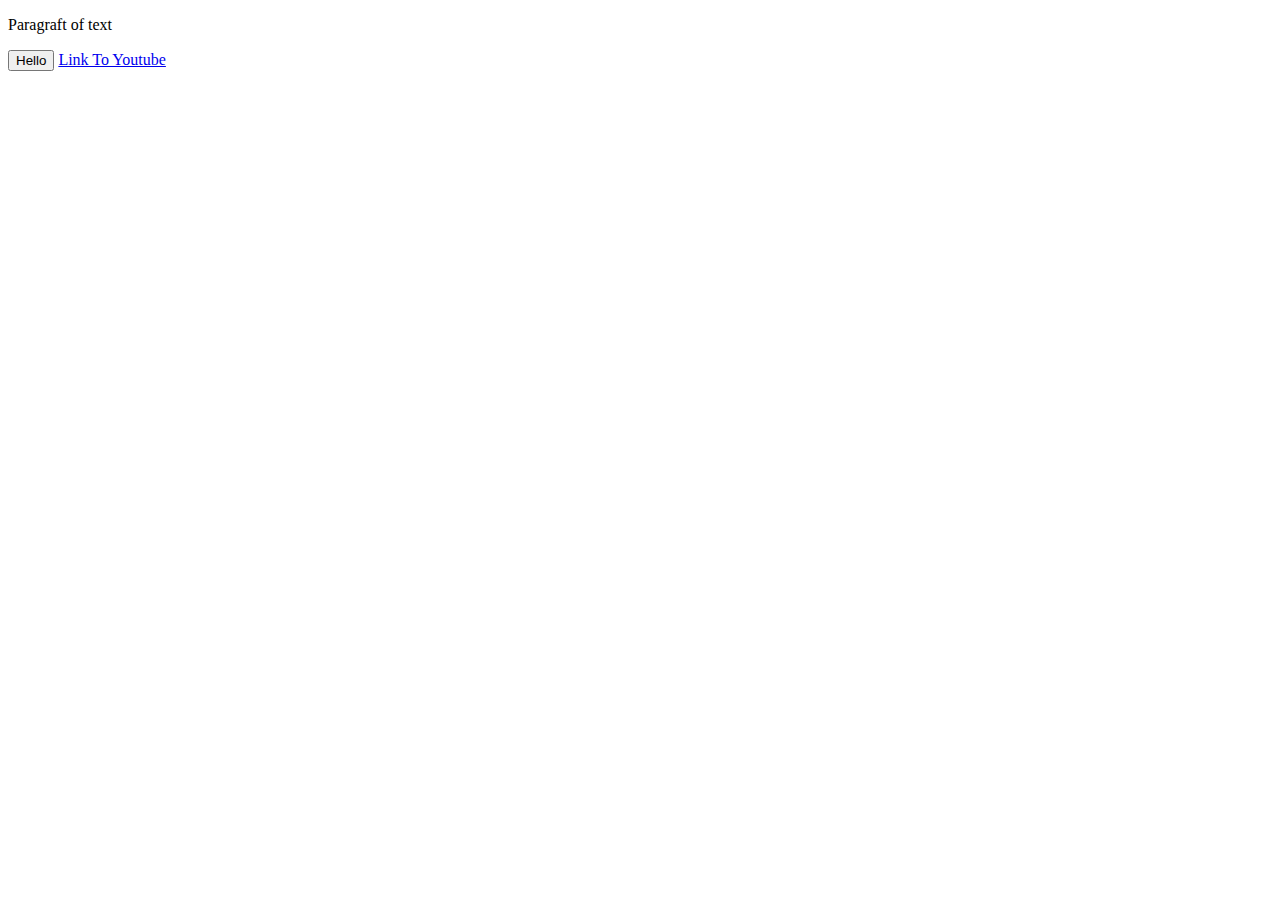
<file: intro-to-html/index.html>
<!DOCTYPE html>
<html>
  <head>
    <title>
      First Website
    </title>
  </head>
  <body>
    <p>
      Paragraft of text
    </p>
    <button>
      Hello
    </button>
    
    <a href="https://www.youtube.com/" target="_blank">
      Link To Youtube
    </a>
  </body>
</html>
</file>
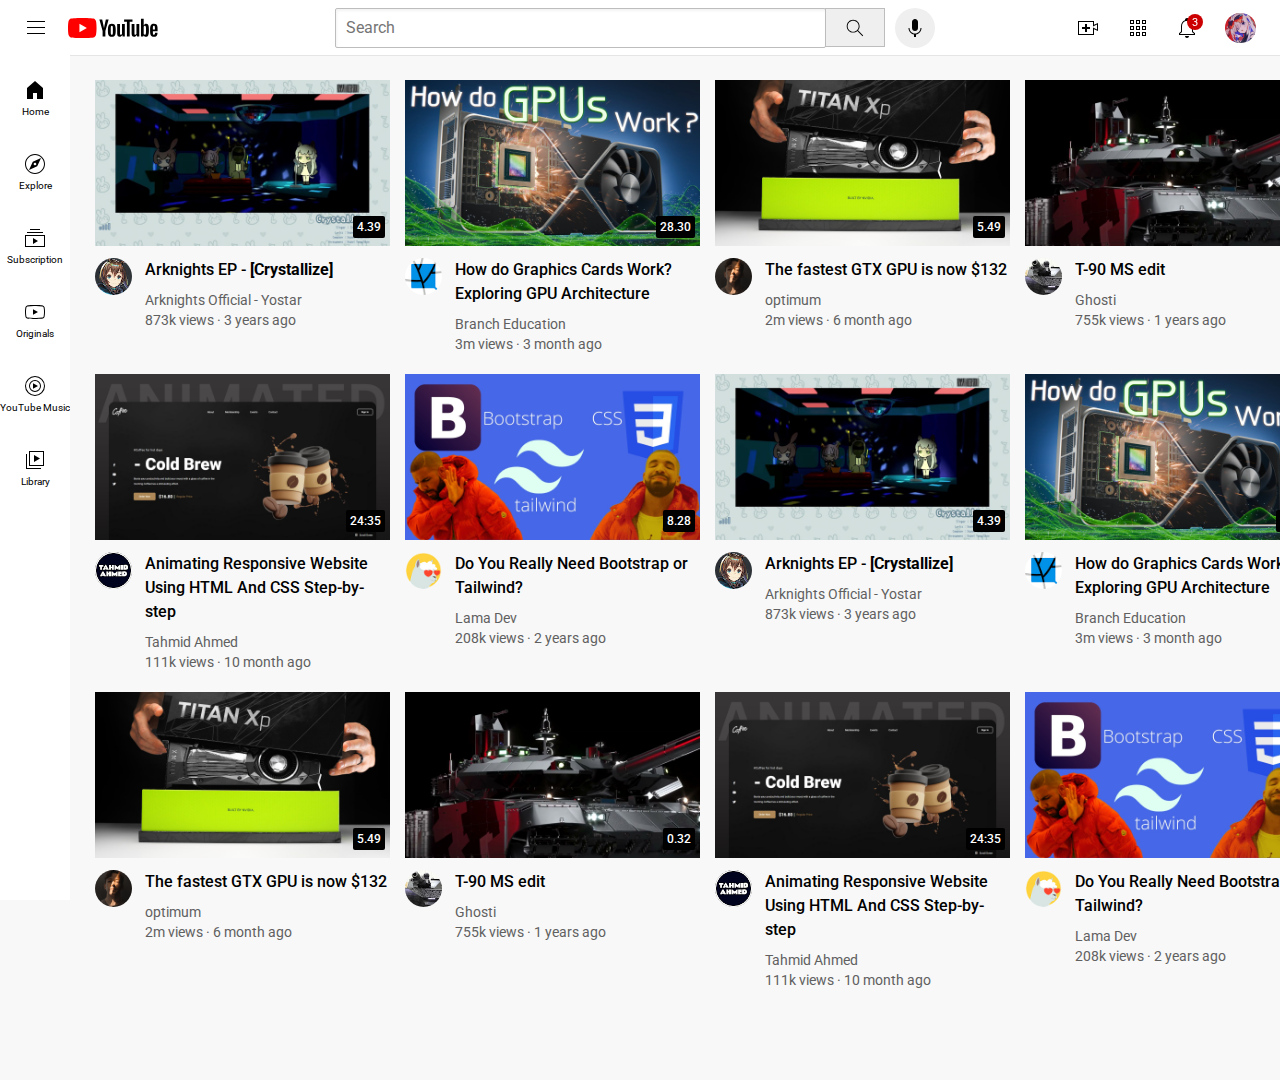
<file: youtube.html>
<!DOCTYPE html>
<html lang="en">
<head>
    <meta charset="UTF-8">
    <meta name="viewport" content="width=device-width, initial-scale=1.0">
    <title>YouTube.com clone</title>
    <link rel="preconnect" href="https://fonts.googleapis.com">
    <link rel="preconnect" href="https://fonts.gstatic.com" crossorigin>
    <link href="https://fonts.googleapis.com/css2?family=Roboto:ital,wght@0,100..900;1,100..900&display=swap" rel="stylesheet">
    <link rel="stylesheet" href="styles/general.css">
    <link rel="stylesheet" href="styles/header.css">
    <link rel="stylesheet" href="styles/video.css">
    <link rel="stylesheet" href="styles/sidebar.css">
</head>
<body>
    <header class="header">
        <div class="left-section">
            <img class="hamburger-menu" src="icons/hamburger-menu.svg" alt="bar">
            <img class="youtube-logo" src="icons/youtube-logo.svg" alt="logo">
        </div>
        <div class="middle-section">
            <input class="search-bar" type="text" placeholder="Search">
            <button class="search-button">
                <img src="icons/search.svg" alt="search">
                <div class="tooltip">Search</div>
            </button>
            <button class="voice-search-button">
                <img class="voice-icon" src="icons/voice-search-icon.svg" alt="voice">
                <div class="tooltip">Search with your voice</div>
            </button>
        </div>
        <div class="rights-section">
            <div class="upload-icon-container">
                <img class="upload-icon" src="icons/upload.svg" alt="upload">
                <div class="tooltip">Create</div>
            </div>
            <div class="youtube-app-icon-container">
                <img class="youtube-app-icon" src="icons/youtube-apps.svg" alt="app">
                <div class="tooltip">YouTube apps</div>
            </div>
            <div class="notifications-icon-container">
                <img class="notifications-icon" src="icons/notifications.svg" alt="notifications">
                <div class="notifications-count">
                    3
                </div>
                <div class="tooltip">notifications</div>
            </div>
            <img class="channel-icon" src="channel-picture/Profil.jpg" alt="profil">
        </div>
    </header>

    <nav class="sidebar">
        <div class="sidebar-link">
            <img src="icons/home.svg" alt="home">
            <div>Home</div>
        </div>
        <div class="sidebar-link">
            <img src="icons/explore.svg" alt="">
            <div>Explore</div>
        </div>
        <div class="sidebar-link">
            <img src="icons/subscriptions.svg" alt="">
            <div>Subscription</div>
        </div>
        <div class="sidebar-link">
            <img src="icons/originals.svg" alt="">
            <div>Originals</div>
        </div>
        <div class="sidebar-link">
            <img src="icons/youtube-music.svg" alt="">
            <div>YouTube Music</div>
        </div>
        <div class="sidebar-link">
            <img src="icons/library.svg" alt="">
            <div>Library</div>
        </div>
    </nav>

    <main class="video-grid">
        <div class="video-preview">
            <div class="thumbnail-row">
                <a href="https://youtu.be/2b1BiBSLCqg?si=_GGFRBuSHH8obUsU">
                    <img class="thumbnail" src="thumbnails/thumbnails-1.jpg">
                </a>
                <div class="video-time">
                    4.39
                </div>
            </div>
            <div class="video-info-grid">
                <div class="channel-picture">
                    <a href="https://www.youtube.com/@ArknightsOfficialYostar">
                        <img class="profile-picture" src="channel-picture/profile-picture.jpg">
                    </a>
                    <div class="preview-container">
                        <img class="channel-preview" src="channel-picture/profile-picture.jpg">
                        <div class="text-box">
                            <p class="channel-name">
                                ArknightsOfficialYostar
                            </p>
                            <p class="subsriber-count">
                                323k subscriber
                            </p>
                        </div>
                    </div>
                </div>
                    </a>
                <div class="video-info">
                    <a href="https://www.youtube.com/@ArknightsOfficialYostar">
                        <p class="video-title">
                            Arknights EP - <strong>[Crystallize]</strong>
                        </p>
                    </a>
                    <a href="https://www.youtube.com/@ArknightsOfficialYostar">
                        <p class="video-author">
                            Arknights Official - Yostar
                        </p>
                    </a>
                    <p class="video-stats">
                        873k views &#183 3 years ago
                    </p>
                </div>
            </div>
        </div>
    
        <div class="video-preview">
            <div class="thumbnail-row">
                <a href="https://youtu.be/h9Z4oGN89MU?si=2f6ErgpKmrNe_6ik">
                    <img class="thumbnail" src="thumbnails/thumbnails-2.jpg">
                </a>
                <div class="video-time">
                    28.30
                </div>
            </div>
            <div class="video-info-grid">
                <div class="channel-picture">
                    <a href="https://www.youtube.com/@BranchEducation"><img class="profile-picture" src="channel-picture/profile-picture2.jpg">
                    </a>
                    <div class="preview-container">
                        <img class="channel-preview" src="channel-picture/profile-picture2.jpg">
                        <div class="text-box">
                            <p class="channel-name">
                                Branch Education
                            </p>
                            <p class="subsriber-count">
                                2.2 milion subsriber
                            </p>
                        </div>
                    </div>
                </div>
                <div class="video-info">
                    <a href="https://youtu.be/h9Z4oGN89MU?si=2f6ErgpKmrNe_6ik">
                        <p class="video-title">
                            How do Graphics Cards Work? Exploring GPU Architecture
                        </p>
                    </a>
                    <a href="https://www.youtube.com/@BranchEducation">
                        <p class="video-author">
                            Branch Education
                        </p>
                    </a>
                    <p class="video-stats">
                        3m views &#183 3 month ago
                    </p>
                </div>
            </div>
        </div>
    
        <div class="video-preview">
            <div class="thumbnail-row">
                <a href="https://youtu.be/tsAudpIsO4k?si=SD3lsC-Lisv0vyX-">
                    <img class="thumbnail" src="thumbnails/thumbnails-3.jpg">
                </a>
                <div class="video-time">
                    5.49
                </div>
            </div>
            <div class="video-info-grid">
                <div class="channel-picture">
                    <a href="https://www.youtube.com/@optimumtech">
                        <img class="profile-picture" src="channel-picture/profile-picture3.jpg">
                    </a>
                </div>
                <div class="video-info">
                    <a href="https://youtu.be/tsAudpIsO4k?si=SD3lsC-Lisv0vyX-">
                        <p class="video-title">
                            The fastest GTX GPU is now $132
                        </p>
                    </a>
                    <a href="https://www.youtube.com/@optimumtech">
                        <p class="video-author">
                            optimum
                        </p>
                    </a>
                    <p class="video-stats">
                        2m views &#183 6 month ago 
                    </p>
                </div>
            </div>
        </div>
    
        <div class="video-preview">
            <div class="thumbnail-row">
                <a href="https://youtu.be/LvYf6E8llEs?si=_L8MKpzpjmh1XfpT">
                    <img class="thumbnail" src="thumbnails/thumbnails-4.jpg">
                </a>
                <div class="video-time">
                    0.32
                </div>
            </div>
            <div class="video-info-grid">
                <div class="channel-picture">
                    <a href="https://www.youtube.com/@ghost_tank">
                        <img class="profile-picture" src="channel-picture/profile-picture4.jpg">
                    </a>
                </div>
                <div class="video-info">
                    <a href="https://youtu.be/LvYf6E8llEs?si=_L8MKpzpjmh1XfpT">
                        <p class="video-title">
                            T-90 MS edit
                        </p>
                    </a>
                    <a href="https://www.youtube.com/@ghost_tank">
                        <p class="video-author">
                            Ghosti
                        </p>
                    </a>    
                    <p class="video-stats">
                        755k views &#183 1 years ago
                    </p>
                </div>
            </div>
        </div>
    
        <div class="video-preview">
            <div class="thumbnail-row">
                <a href="https://youtu.be/EU2xgn350EM?si=_shNV2gCJh6w4N73">
                    <img class="thumbnail" src="thumbnails/thumbnails-5.jpg">
                </a>
                <div class="video-time">
                    24:35
                </div>
            </div>
            <div class="video-info-grid">
                <div class="channel-picture">
                    <a href="https://www.youtube.com/@tahmidahmed-yt">
                        <img class="profile-picture" src="channel-picture/profile-picture5jpg.jpg">
                    </a>
                </div>
                <div class="video-info">
                    <a href="https://youtu.be/EU2xgn350EM?si=_shNV2gCJh6w4N73">
                        <p class="video-title">
                            Animating Responsive Website Using HTML And CSS Step-by-step
                        </p>
                    </a>
                    <a href="https://www.youtube.com/@tahmidahmed-yt">
                        <p class="video-author">
                            Tahmid Ahmed
                        </p>
                    </a>
                    <p class="video-stats">
                        111k views &#183 10 month ago
                    </p>
                </div>
            </div>
        </div>
    
        <div class="video-preview">
            <div class="thumbnail-row">
                <a href="https://youtu.be/omWmWu1XO8U?si=DQAFv47fCyIHg6O5">
                    <img class="thumbnail" src="thumbnails/thumbnails-6.jpg">
                </a>
                <div class="video-time">
                    8.28
                </div>
            </div>
            <div class="video-info-grid">
                <div class="channel-picture">
                    <a href="https://www.youtube.com/@LamaDev">
                        <img class="profile-picture" src="channel-picture/profile-picture6.jpg">
                    </a>
                </div>
                <div class="video-info">
                    <a href="https://youtu.be/omWmWu1XO8U?si=DQAFv47fCyIHg6O5">
                        <p class="video-title">
                            Do You Really Need Bootstrap or Tailwind?
                        </p>
                    </a>
                    <a href="https://www.youtube.com/@LamaDev">
                        <p class="video-author">
                            Lama Dev
                        </p>
                    </a>
                    <p class="video-stats">
                        208k views &#183 2 years ago
                    </p>
                </div>
            </div>
        </div>

        <div class="video-preview">
            <div class="thumbnail-row">
                <a href="https://youtu.be/2b1BiBSLCqg?si=_GGFRBuSHH8obUsU">
                    <img class="thumbnail" src="thumbnails/thumbnails-1.jpg">
                </a>
                <div class="video-time">
                    4.39
                </div>
            </div>
            <div class="video-info-grid">
                <div class="channel-picture">
                    <a href="https://www.youtube.com/@ArknightsOfficialYostar">
                        <img class="profile-picture" src="channel-picture/profile-picture.jpg">
                    </a>
                    <div class="preview-container">
                        <img class="channel-preview" src="channel-picture/profile-picture.jpg">
                        <div class="text-box">
                            <p class="channel-name">
                                ArknightsOfficialYostar
                            </p>
                            <p class="subsriber-count">
                                323k subscriber
                            </p>
                        </div>
                    </div>
                </div>
                    </a>
                <div class="video-info">
                    <a href="https://www.youtube.com/@ArknightsOfficialYostar">
                        <p class="video-title">
                            Arknights EP - <strong>[Crystallize]</strong>
                        </p>
                    </a>
                    <a href="https://www.youtube.com/@ArknightsOfficialYostar">
                        <p class="video-author">
                            Arknights Official - Yostar
                        </p>
                    </a>
                    <p class="video-stats">
                        873k views &#183 3 years ago
                    </p>
                </div>
            </div>
        </div>
    
        <div class="video-preview">
            <div class="thumbnail-row">
                <a href="https://youtu.be/h9Z4oGN89MU?si=2f6ErgpKmrNe_6ik">
                    <img class="thumbnail" src="thumbnails/thumbnails-2.jpg">
                </a>
                <div class="video-time">
                    28.30
                </div>
            </div>
            <div class="video-info-grid">
                <div class="channel-picture">
                    <a href="https://www.youtube.com/@BranchEducation"><img class="profile-picture" src="channel-picture/profile-picture2.jpg">
                    </a>
                    <div class="preview-container">
                        <img class="channel-preview" src="channel-picture/profile-picture2.jpg">
                        <div class="text-box">
                            <p class="channel-name">
                                Branch Education
                            </p>
                            <p class="subsriber-count">
                                2.2 milion subsriber
                            </p>
                        </div>
                    </div>
                </div>
                <div class="video-info">
                    <a href="https://youtu.be/h9Z4oGN89MU?si=2f6ErgpKmrNe_6ik">
                        <p class="video-title">
                            How do Graphics Cards Work? Exploring GPU Architecture
                        </p>
                    </a>
                    <a href="https://www.youtube.com/@BranchEducation">
                        <p class="video-author">
                            Branch Education
                        </p>
                    </a>
                    <p class="video-stats">
                        3m views &#183 3 month ago
                    </p>
                </div>
            </div>
        </div>
    
        <div class="video-preview">
            <div class="thumbnail-row">
                <a href="https://youtu.be/tsAudpIsO4k?si=SD3lsC-Lisv0vyX-">
                    <img class="thumbnail" src="thumbnails/thumbnails-3.jpg">
                </a>
                <div class="video-time">
                    5.49
                </div>
            </div>
            <div class="video-info-grid">
                <div class="channel-picture">
                    <a href="https://www.youtube.com/@optimumtech">
                        <img class="profile-picture" src="channel-picture/profile-picture3.jpg">
                    </a>
                </div>
                <div class="video-info">
                    <a href="https://youtu.be/tsAudpIsO4k?si=SD3lsC-Lisv0vyX-">
                        <p class="video-title">
                            The fastest GTX GPU is now $132
                        </p>
                    </a>
                    <a href="https://www.youtube.com/@optimumtech">
                        <p class="video-author">
                            optimum
                        </p>
                    </a>
                    <p class="video-stats">
                        2m views &#183 6 month ago 
                    </p>
                </div>
            </div>
        </div>
    
        <div class="video-preview">
            <div class="thumbnail-row">
                <a href="https://youtu.be/LvYf6E8llEs?si=_L8MKpzpjmh1XfpT">
                    <img class="thumbnail" src="thumbnails/thumbnails-4.jpg">
                </a>
                <div class="video-time">
                    0.32
                </div>
            </div>
            <div class="video-info-grid">
                <div class="channel-picture">
                    <a href="https://www.youtube.com/@ghost_tank">
                        <img class="profile-picture" src="channel-picture/profile-picture4.jpg">
                    </a>
                </div>
                <div class="video-info">
                    <a href="https://youtu.be/LvYf6E8llEs?si=_L8MKpzpjmh1XfpT">
                        <p class="video-title">
                            T-90 MS edit
                        </p>
                    </a>
                    <a href="https://www.youtube.com/@ghost_tank">
                        <p class="video-author">
                            Ghosti
                        </p>
                    </a>    
                    <p class="video-stats">
                        755k views &#183 1 years ago
                    </p>
                </div>
            </div>
        </div>
    
        <div class="video-preview">
            <div class="thumbnail-row">
                <a href="https://youtu.be/EU2xgn350EM?si=_shNV2gCJh6w4N73">
                    <img class="thumbnail" src="thumbnails/thumbnails-5.jpg">
                </a>
                <div class="video-time">
                    24:35
                </div>
            </div>
            <div class="video-info-grid">
                <div class="channel-picture">
                    <a href="https://www.youtube.com/@tahmidahmed-yt">
                        <img class="profile-picture" src="channel-picture/profile-picture5jpg.jpg">
                    </a>
                </div>
                <div class="video-info">
                    <a href="https://youtu.be/EU2xgn350EM?si=_shNV2gCJh6w4N73">
                        <p class="video-title">
                            Animating Responsive Website Using HTML And CSS Step-by-step
                        </p>
                    </a>
                    <a href="https://www.youtube.com/@tahmidahmed-yt">
                        <p class="video-author">
                            Tahmid Ahmed
                        </p>
                    </a>
                    <p class="video-stats">
                        111k views &#183 10 month ago
                    </p>
                </div>
            </div>
        </div>
    
        <div class="video-preview">
            <div class="thumbnail-row">
                <a href="https://youtu.be/omWmWu1XO8U?si=DQAFv47fCyIHg6O5">
                    <img class="thumbnail" src="thumbnails/thumbnails-6.jpg">
                </a>
                <div class="video-time">
                    8.28
                </div>
            </div>
            <div class="video-info-grid">
                <div class="channel-picture">
                    <a href="https://www.youtube.com/@LamaDev">
                        <img class="profile-picture" src="channel-picture/profile-picture6.jpg">
                    </a>
                </div>
                <div class="video-info">
                    <a href="https://youtu.be/omWmWu1XO8U?si=DQAFv47fCyIHg6O5">
                        <p class="video-title">
                            Do You Really Need Bootstrap or Tailwind?
                        </p>
                    </a>
                    <a href="https://www.youtube.com/@LamaDev">
                        <p class="video-author">
                            Lama Dev
                        </p>
                    </a>
                    <p class="video-stats">
                        208k views &#183 2 years ago
                    </p>
                </div>
            </div>
        </div>
    </div>
</body>
</file>
<file: styles/general.css>
body {
    font-family: Roboto, Arial;
    margin: 0px;
    padding-top: 80px;
    height: 1000px;
    padding-left: 95px;
    padding-right: 25px;
    background-color: #f8f8f8;
}

p {
    font-family: Roboto, Arial;
    margin-top: 0;
    margin-bottom: 0;
}


a {
    text-decoration: none;
    color: black;
}
</file>
<file: styles/header.css>
.header {
    height: 55px;
    display: flex;
    flex-direction: row;
    justify-content: space-between;

    position: fixed;
    top: 0;
    left: 0;
    right: 0;

    background-color: white;
    border-bottom-width: 1px;
    border-bottom-style: solid;
    border-bottom-color: rgb(229, 229, 229);
    z-index: 100;
}

.left-section {
    display: flex;
    align-items: center;
}

.hamburger-menu {
    height: 24px;
    margin-left: 24px;
    margin-right: 20px;
}

.youtube-logo {
    height: 20px;
}

.middle-section {
    flex: 1;
    margin-left: 70px;
    margin-right: 35px;
    max-width: 600px;
    display: flex;
    align-items: center;
}

.search-bar {
    flex: 1;
    height: 36px;
    padding-left: 10px;
    font-size: 16px;
    border: 1px solid rgb(189, 189, 189);
    outline: none;
    border-radius: 2px;
    box-shadow: inset 1px 2px 3px rgba(0, 0, 0,0.05);
    width: 0;
}

.search-bar::placeholder {
    font-family: Roboto, Arial;
    font-size: 16px;
}

.search-button {
    background-color: #efefef;
    height: 39px;
    width: 60px;
    border: 1px solid rgb(189, 189, 189);
    margin-left: -1px;
    margin-right: 10px;
}

.search-button, .voice-search-button, .upload-icon-container, .youtube-app-icon-container, .notifications-icon-container {
    display: flex;
    justify-content: center;
    align-items: center;
    position: relative;
}
.search-button .tooltip, .voice-search-button .tooltip, .upload-icon-container .tooltip, .youtube-app-icon-container .tooltip, .notifications-icon-container .tooltip {
    font-family: Roboto, Arial;
    position: absolute;
    background-color: grey;
    color: white;
    padding-top: 4px;
    padding-bottom: 4px;
    padding-left: 8px;
    padding-right: 8px;
    border-radius: 2px;
    font-size: 12px;
    bottom: -35px;
    opacity: 0;
    transition: opacity 0.5s;
    pointer-events: none;
    white-space: nowrap;
}

.search-button:hover .tooltip, .voice-search-button:hover .tooltip, .upload-icon-container:hover .tooltip, .youtube-app-icon-container:hover .tooltip, .notifications-icon-container:hover .tooltip {
    opacity: 1;
} 

.voice-search-button {
    height: 40px;
    width: 40px;
    border-radius: 50%;
    border: none;
}

.voice-icon {
    height: 24px;
}

.rights-section {
    width: 180px;
    margin-right: 24px;
    display: flex;
    align-items: center;
    justify-content: space-between;
    flex-shrink: 0;
}

.upload-icon {
    height: 24px;
}

.youtube-app-icon {
    height: 24px;
}

.notifications-icon {
    height: 24px;
}

.notifications-icon-container {
    display: flex;
    align-items: center;
    position: relative;
}

.notifications-count {
    font-family: Roboto;
    font-size: 11px;
    position: absolute;
    top: -2px;
    right: -4px;
    background-color: #cc0000;
    color: white;
    padding-left: 5px;
    padding-right: 5px;
    padding-top: 2px;
    padding-bottom: 1px;
    border-radius: 10px;
}

.channel-icon {
    height: 30px;
    border-radius: 50%;
    -webkit-border-radius: 50%;
    -moz-border-radius: 50%;
    -ms-border-radius: 50%;
    -o-border-radius: 50%;
}
</file>
<file: styles/video.css>
.thumbnail {
    width: 100%;
    display: block;
}

.video-title {
    margin-top: 0;
    font-size: 14px;
    font-weight: 500;
    line-height: 20px;
    margin-bottom: 10px;
}

.video-info-grid {
    display: grid;
    grid-template-columns: 50px 1fr;
}

.channel-picture {
    width: 5px;
    vertical-align: top;
}

.video-info {
    width: 245px;
}

.profile-picture {
    width: 37px;
    border-radius: 50%;
    position: relative;
}

.preview-container {
    position: absolute;
    background-color: #ffffff;
    width: 230px;
    height: 65px;
    border: none;
    display: flex;
    flex-direction: row;
    align-items: center;
    justify-content: center;
    border-radius: 7px;
    box-shadow: 0 3px 8px rgba(0, 0, 0, 0.15);
    z-index: 5;
    left: auto;
    opacity: 0;
    pointer-events: none;
    transition: opacity 0.5s;
}

.channel-picture:hover .preview-container {
    opacity: 1;
}

.channel-preview {
    height: 50px;
    width: 50px;
    border-radius: 40px;
}

.text-box {
    margin-left: 8px;
    line-height: 21px;
}

.channel-name {
    font-size: 14px;
    font-weight: bold;
}

.subsriber-count {
    font-size: 13px;
    color: grey;
    font-weight: 400;
}

.preview-channel {
    width: 300px;
}

.thumbnail-row {
    margin-bottom: 12px;
    position: relative
}

.video-author, .video-stats {
    font-size: 12px;
    color: rgb(96, 96, 96);
}

.video-author {
    margin-bottom: 4px;
}

.video-grid {
    display: grid;
    grid-template-columns: 1fr 1fr 1fr 1fr;
    column-gap: 15px;
    row-gap: 22px;
}

@media (max-width: 750px) {
    .video-grid {
        grid-template-columns: 1fr 1fr;
    }
}

@media (min-width: 1000px) {
    .video-grid {
        grid-template-columns: 1fr 1fr 1fr 1fr;
    }
}

@media (min-width: 1000px) {
    .video-title {
        font-size: 16px;
        line-height: 24px;
    }
    .video-author, .video-stats {
        font-size: 14px;
    }
}

.video-time {
    font-size: 12px;
    font-weight: 500;
    padding: 4px;
    border-radius: 2px;
    background-color: black;
    color: white;
    position: absolute;
    bottom: 8px;
    right: 5px;
}
</file>
<file: styles/sidebar.css>
.sidebar {
    position: fixed;
    left: 0;
    bottom: 0;
    top: 55px;
    background-color: #ffffff;
    width: 70px;
    z-index: 200;
    padding-top: 5px;
}

.sidebar-link {
    height: 74px;
    display: flex;
    justify-content: center;
    align-items: center;
    flex-direction: column;
    cursor: pointer;
}

.sidebar-link:hover {
    background-color: #ececec;
}

.sidebar-link img {
    height: 24px;
    margin-bottom: 4px;
}

.sidebar-link div {
    font-family: Roboto, Arial;
    font-size: 10px;
}
</file>
